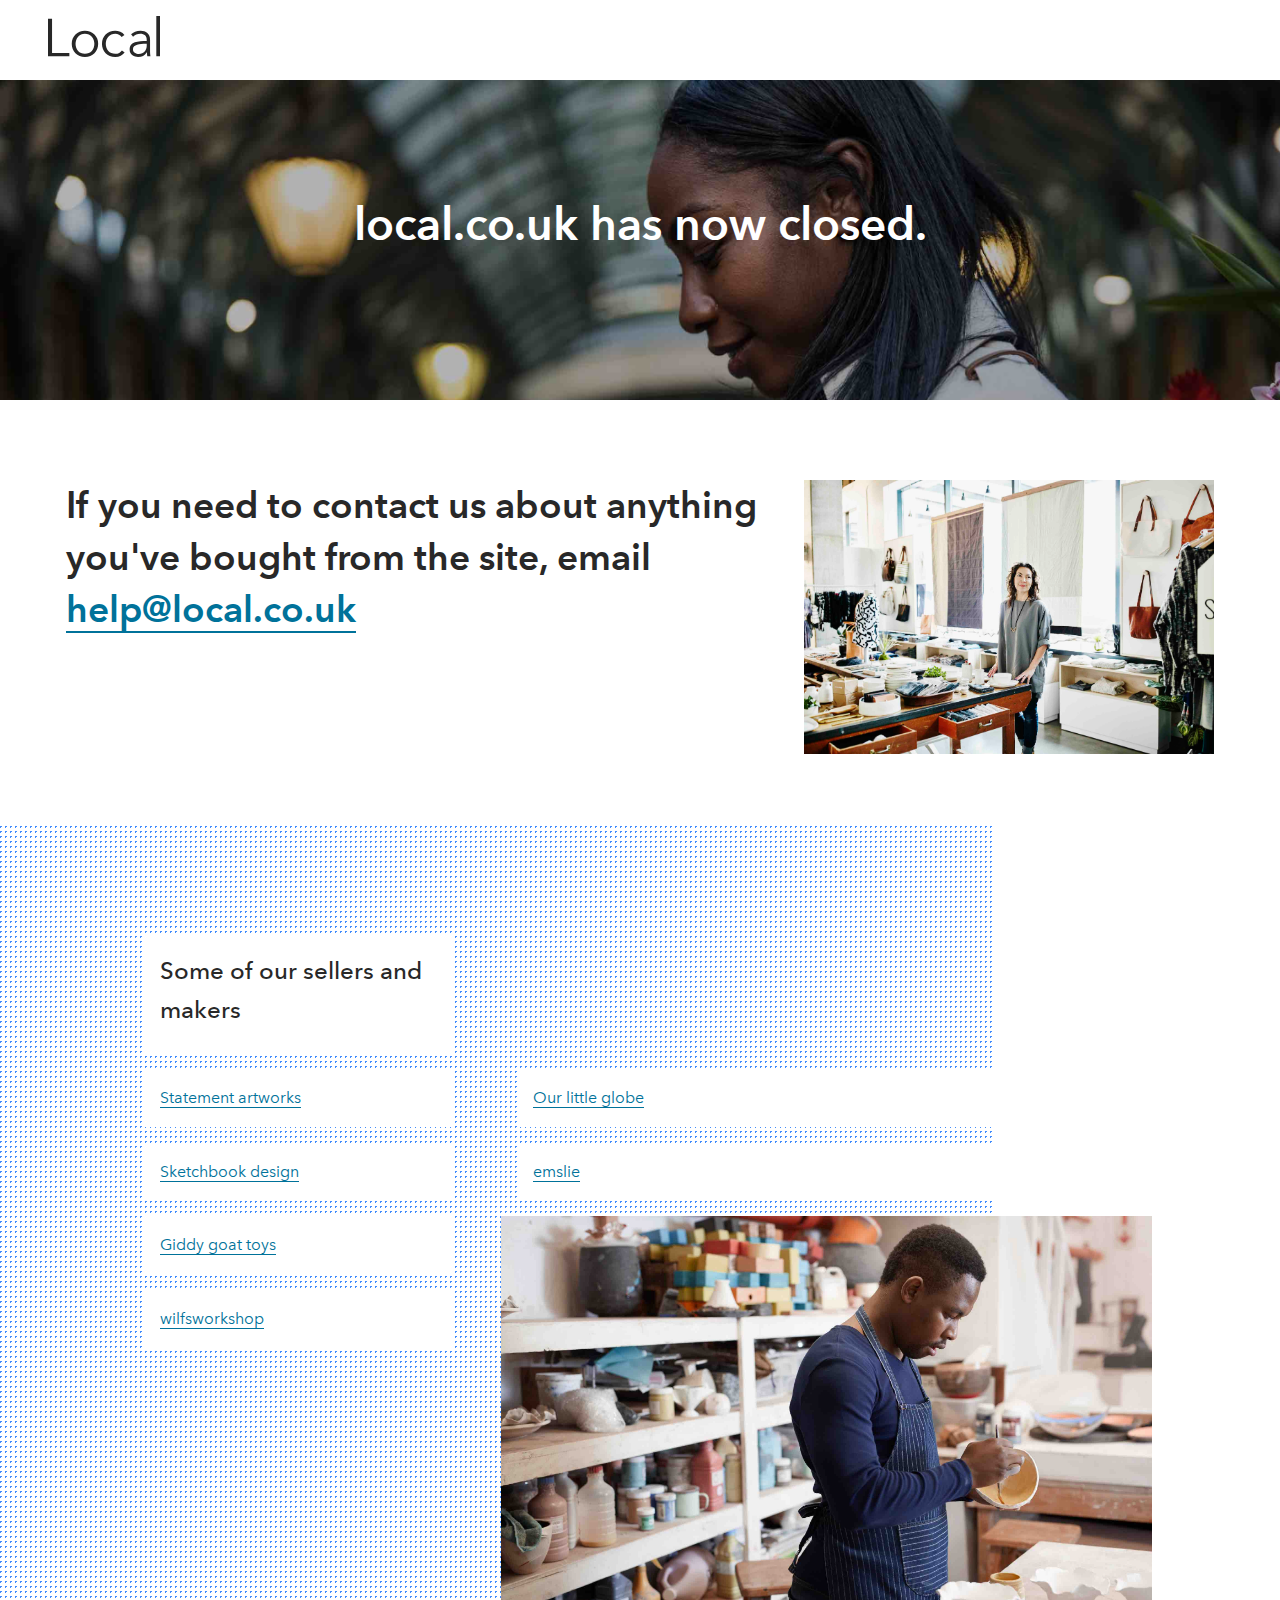
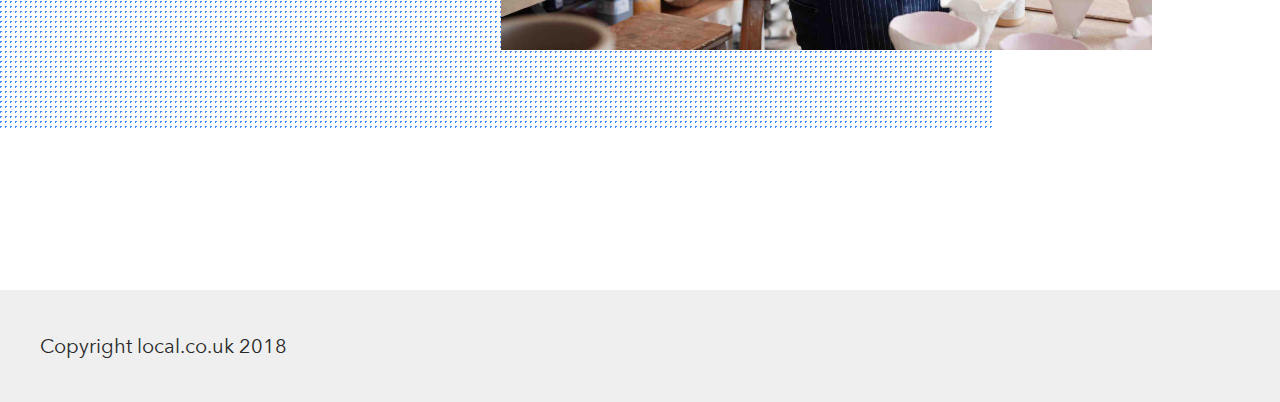
<file: index.html>
<!DOCTYPE html>
<html>

  <head>
    <meta charset="utf-8">
    <meta name="viewport" content="width=device-width,initial-scale=1,shrink-to-fit=no">
    <link rel="stylesheet" href="./styles/coop.css">
    <link rel="stylesheet" href="./styles/main.css">
    <title>Local</title>
  </head>

  <body>
    <header class="large-8">
      <img class="logo" src='../images/logo.svg'/>
    </header>
    <div class="banner">
      <h1>local.co.uk has now closed.</h1>
    </div>
    <div class="body">
      <div class="text-and-image">
        <div class="text">
          <h1>If you need to contact us about anything you've bought from the site, email <a href="mailto:help@local.co.uk">help@local.co.uk</a></h1>
        </div>
        <div>
          <img src="images/table.jpg" alt="woman standing at craft table">
        </div>
      </div>
      <div class="dotted">
        <div class="section--3">
          <div class="text">
            <div class="textbox">
              <label>Some of our sellers and makers</label>
              <!-- <ul>
              </ul> -->
            </div>
          </div>
          <div class="text">
          </div>
          <div class="text">
            <div class="textbox">
              <a target="_blank" noopener noreferrer href="http://www.statementartworks.com/">Statement artworks</a>
            </div>
          </div>
          <div class="text">
            <div class="textbox">
              <a target="_blank" noopener noreferrer href="https://www.ourlittleglobe.co.uk/">Our little globe</a>
            </div>
          </div>
          <div class="text">
            <div class="textbox">
              <a target="_blank" noopener noreferrer href="http://www.sketchbookdesign.co.uk/">Sketchbook design</a>
            </div>
          </div>
          <div class="text">
            <div class="textbox">
              <a target="_blank" noopener noreferrer href="https://www.emslieshop.co.uk/">emslie</a>
            </div>
          </div>
          <div class="text">
            <div class="textbox">
              <a target="_blank" noopener noreferrer href="https://www.giddygoattoys.co.uk/">Giddy goat toys</a>
            </div>
            <div class="textbox">
              <a target="_blank" noopener noreferrer href="https://www.etsy.com/shop/wilfsworkshop">wilfsworkshop</a>
            </div>
          </div>
          <img src="/images/man.jpg" alt="man making pottery">
        </div>
      </div>
    </div>
    <footer>
      Copyright local.co.uk 2018
    </footer>
    <!-- Global site tag (gtag.js) - Google Analytics -->
    <script async src="https://www.googletagmanager.com/gtag/js?id=UA-6247237-88"></script>
    <script>g
    window.dataLayer = window.dataLayer || [];

function gtag() {
  dataLayer.push(arguments);
}
gtag('js', new Date());

gtag('config', 'UA-6247237-83');
</script>
  </body>

</html>
</file>
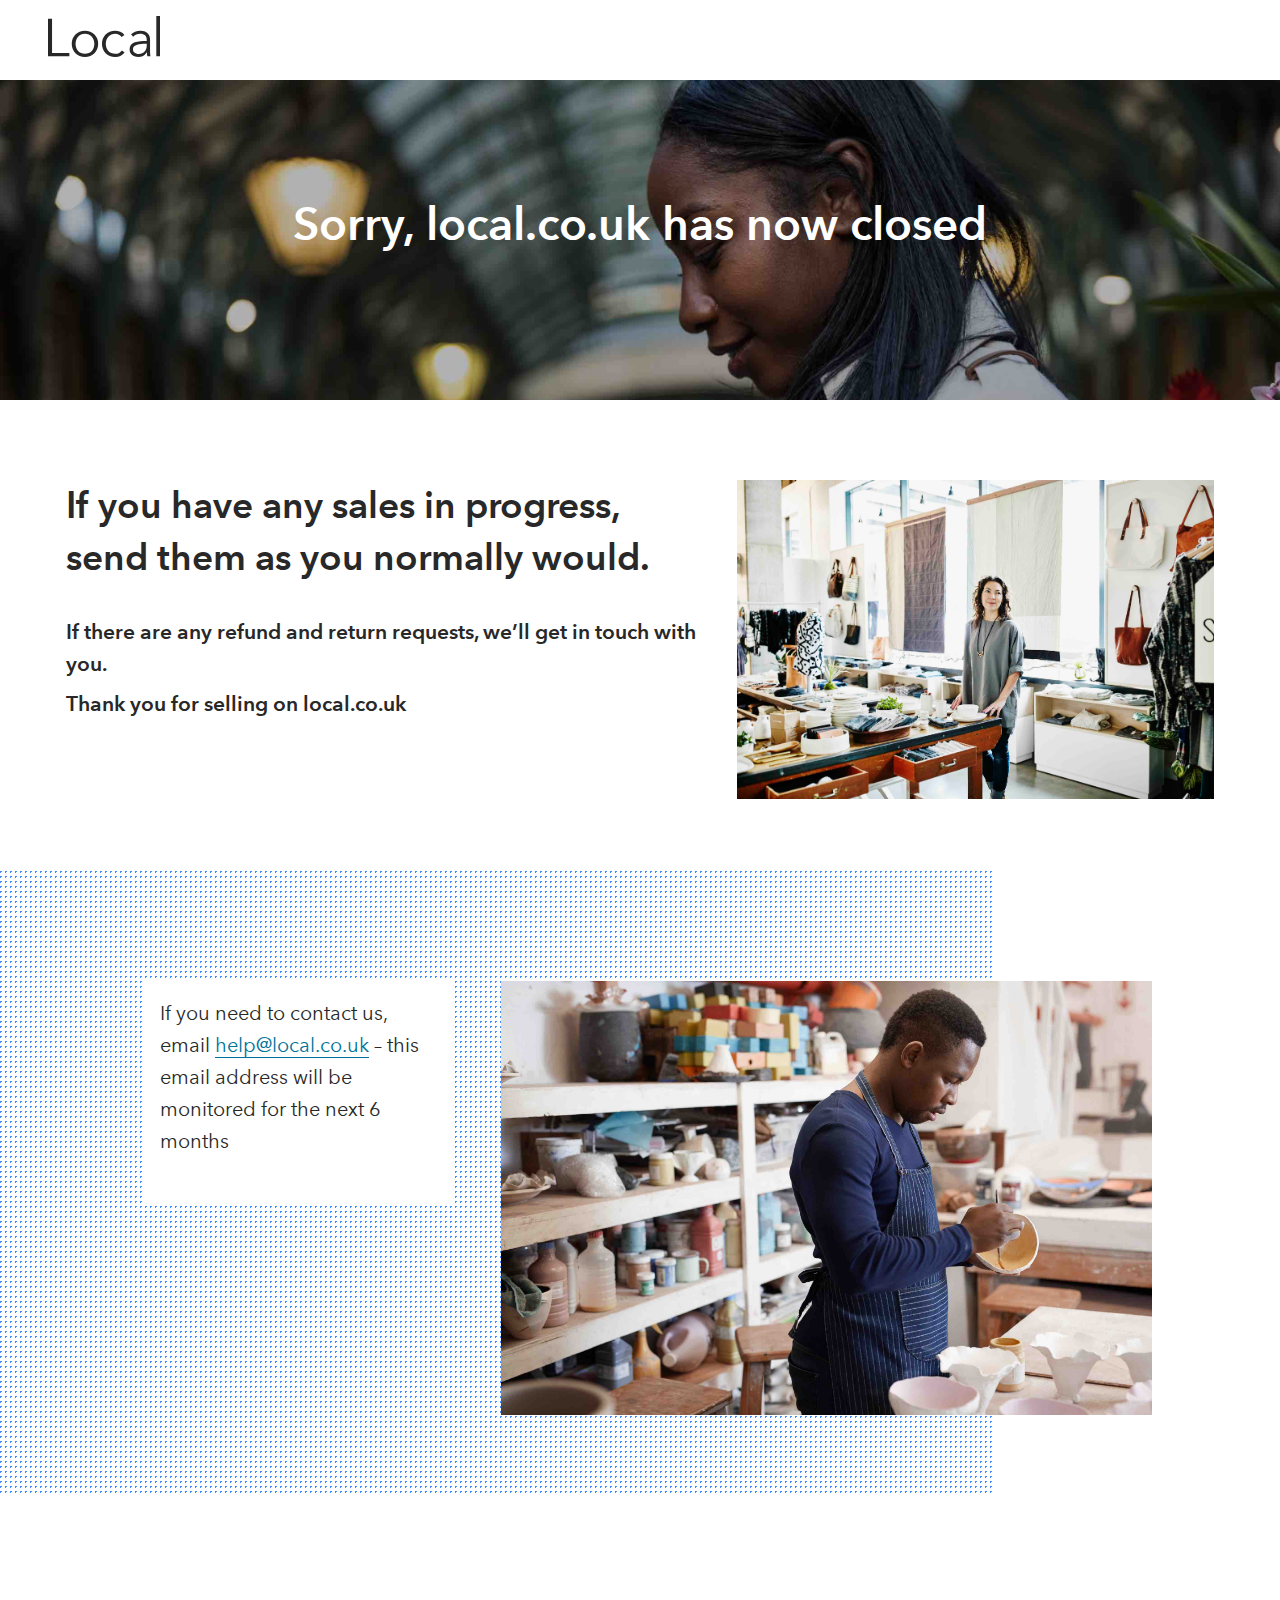
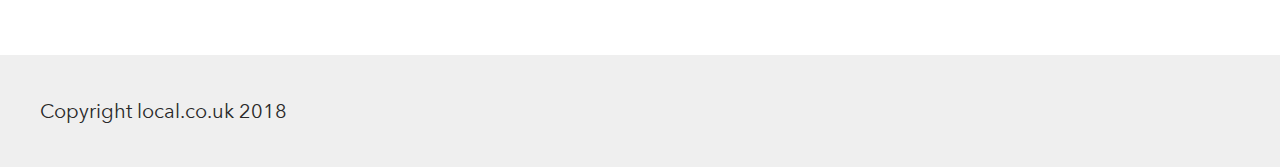
<file: sellers.html>
<!DOCTYPE html>
<html>

  <head>
    <meta charset="utf-8">
    <meta name="viewport" content="width=device-width,initial-scale=1,shrink-to-fit=no">
    <link rel="stylesheet" href="./styles/coop.css">
    <link rel="stylesheet" href="./styles/main.css">
    <title>Local</title>
  </head>

  <body>
    <header class="large-8">
      <img class="logo" src='./images/logo.svg'/>
    </header>
    <div class="banner">
      <h1>Sorry, local.co.uk has now closed</h1>
    </div>
    <div class="body">
      <div class="text-and-image">
        <div class="text">
          <h1>If you have any sales in progress, send them as you normally would.</h1>
            <h2>If there are any refund and return requests, we’ll get in touch with you.</h2>
            <h2>Thank you for selling on local.co.uk</h2>
        </div>
        <div>
          <img src="images/table.jpg" alt="woman standing at craft table">
        </div>
      </div>
      <div class="dotted">
        <div class="section--3">
          <div class="text">
            <div class="textbox">
              <p>If you need to contact us, email <a href="mailto:help@local.co.uk">help@local.co.uk</a>  – this email address will be monitored for the next 6 months</p>
            </div>
          </div>
          <img src="./images/man.jpg" alt="man making pottery">
        </div>
      </div>

    </div>
    <footer>
      Copyright local.co.uk 2018
    </footer>
    <!-- Global site tag (gtag.js) - Google Analytics -->
    <script async src="https://www.googletagmanager.com/gtag/js?id=UA-6247237-88"></script>
    <script>g
    window.dataLayer = window.dataLayer || [];

function gtag() {
  dataLayer.push(arguments);
}
gtag('js', new Date());

gtag('config', 'UA-6247237-83');
</script>
  </body>

</html>
</file>
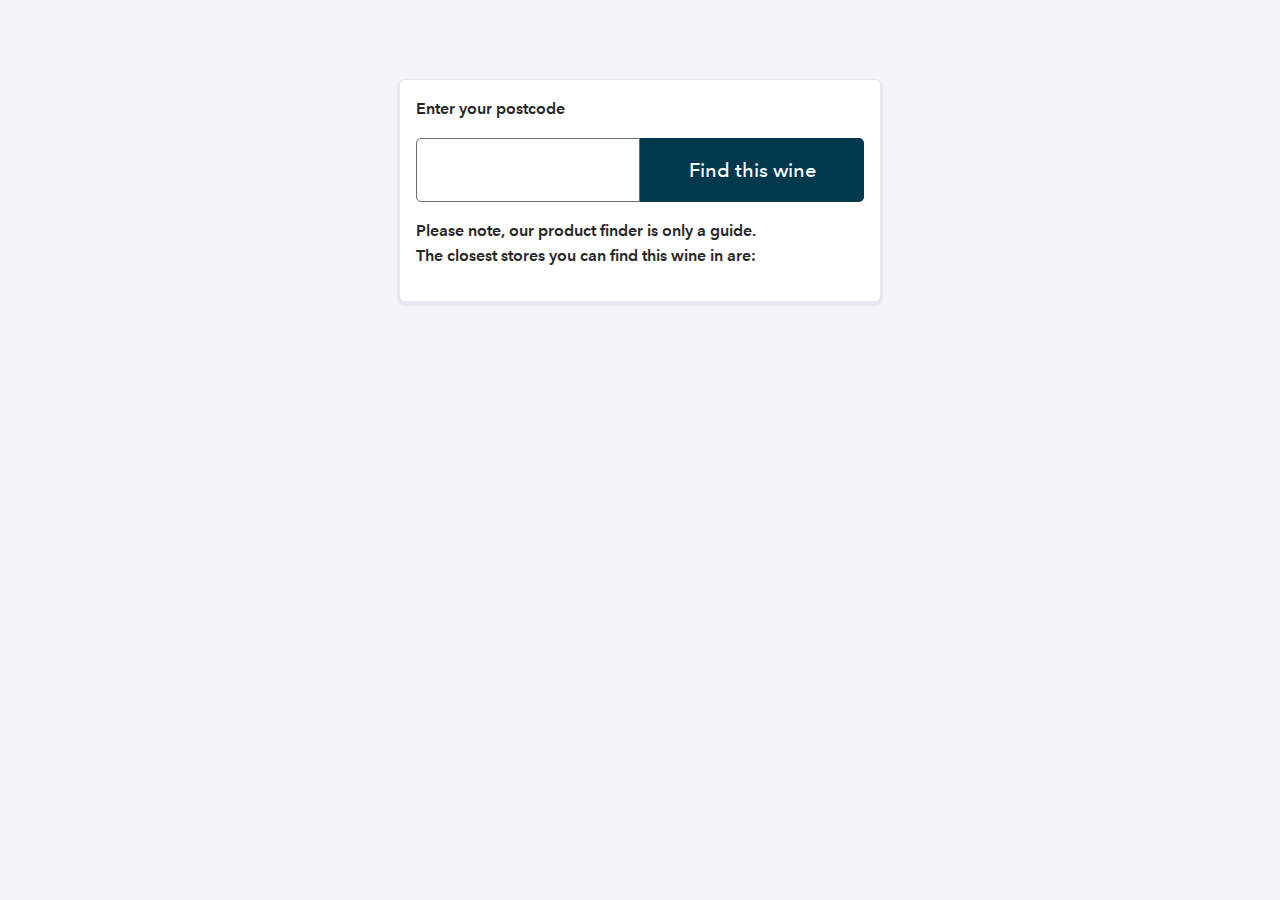
<file: finder/finder.html>
<!DOCTYPE html>
<html>
  <head>
    <meta charset="utf-8">
    <meta name="viewport" content="width=device-width,initial-scale=1,shrink-to-fit=no">
    <link rel="stylesheet" href="../styles/coop.css">
    <link rel="stylesheet" href="./finder.css">
    <title>Finder</title>
  </head>

  <body>
    <div class="finder--container">
      <p class="finder--label">
        Enter your postcode
      </p>
      <div class="finder--input">
        <input type="text" name="postcode" value="">
        <button type="button" name="find" onclick="fetchProductFinderData()">Find this wine</button>
      </div>
      <p class="finder--label">Please note, our product finder is only a guide. <br /> The closest stores you can find this wine in are:</p>
      <div id="finder--results--error" class="finder--results--error">
      </div>
      <ol id="finder--results" class="finder--results">
      </ol>
    </div>
    <script src="./finder.js" charset="utf-8"></script>
  </body>

</html>
</file>
<file: styles/main.css>
header {
  margin: 1em 3em;
}

.banner {
  height: 20em;
  margin: 1em 0;
  width: 100%;
  background-image: url('../images/woman.jpg');
  background-size: cover;
  color: white;
  display: flex;
  justify-content: center;
  align-items: center;
}

.logo {
  max-width: 7em;
  max-height: 3em;
}

footer {
  padding: 2em;
  background-color: #efefef;
  display: flex;
  align-items: center;
  font-size: 1.25em;
}

.text-and-image {
  font-size: 0.8em;
}

@media only screen and (max-width: 768px) {
  .banner h1 {
    text-align: center;
  }
  .text-and-image > .text {
    margin: 2em 1em;
  }

  .phrases {
    margin: 3em 1em;
  }

  .section--3 {
    margin: 1em 0;
    display: table;
  }

  .textbox {
    border: 1px solid #efefef;
    margin: 1em;
    padding: 1em;
  }

  .section--3 .text {
    display: table-footer-group;
  }
}

@media only screen and (min-width: 768px) {
  .text-and-image,
  .phrases {
    margin: 0 2em;
  }
}

@media only screen and (min-width: 768px) {
  body {
    margin: 0 auto;
  }

  .body {
    margin: 5em auto;
    max-width: 1200px;
  }

  .text-and-image {
    display: grid;
    grid-template-columns: auto auto;
    grid-column-gap: 3em;
  }

  .phrases--top {
    margin-bottom: 0;
  }

  .phrases > *:nth-child(1) {
    margin-bottom: 1em;
  }

  .button {
    width: 100%;
    color: black;
    margin: 1em 0;
    background-color: #f2ff30;
  }

  .dotted {
    min-height: 20em;

    background-image: -webkit-repeating-radial-gradient(
      center center,
      rgba(65, 140, 252, 30),
      rgba(65, 140, 252, 30) 1px,
      transparent 1px,
      transparent 100%
    );
    background-image: -moz-repeating-radial-gradient(
      center center,
      rgba(65, 140, 252, 30),
      rgba(65, 140, 252, 30) 1px,
      transparent 1px,
      transparent 100%
    );
    background-image: -ms-repeating-radial-gradient(
      center center,
      rgba(65, 140, 252, 30),
      rgba(65, 140, 252, 30) 1px,
      transparent 1px,
      transparent 100%
    );
    background-image: repeating-radial-gradient(
      center center,
      rgba(65, 140, 252, 30),
      rgba(65, 140, 252, 30) 1px,
      transparent 1px,
      transparent 100%
    );
    -webkit-background-size: 5px 5px;
    -moz-background-size: 5px 5px;
    background-size: 5px 5px;
    position: relative;
    left: -10em;
    margin: 4em auto 10em auto;
    width: 80vw;
    max-width: 1200px;
    padding: 3em 0 5em 0;
  }

  .section--3 {
    display: flex;
    display: grid;
    grid-template-columns: 1fr 2fr;
    grid-column-gap: 3em;
    margin-top: 4em;
    position: relative;
    left: 10em;
  }

  .section--3 .textbox {
    background-color: white;
    padding: 1em;
    margin-bottom: 1em;
    margin-left: 1em;
  }
}

@media only screen and (max-width: 700px) {
  .section--3 {
    display: flex;
    flex-direction: column;
  }
}
</file>
<file: finder/finder.css>
body {
    background: #F2F4F7;
}

.finder--container {
  max-width: 30em;
  margin: 5em auto;
  background-color: white;
  box-shadow: 0px 2px 1px 3px rgba(0,0,0,0.05);
  padding: 1em;
  border-radius: 5px;
}

.finder--label {
  font-family: "AvenirNextLTW01-Demi", "Helvetica Neue";
  font-size: 1em;
}

.finder--input {
  display: flex;
  margin-bottom: 1em;
}

.finder--input input {
  border-top-left-radius: 5px;
  border-bottom-left-radius: 5px;
  width: 50%;
}

.finder--input button {
  border-top-right-radius: 5px;
  border-bottom-right-radius: 5px;
  border-top-left-radius: 0;
  border-bottom-left-radius: 0;
  box-shadow: 0 0 0 0;
  width: 50%;
  background-color: #00394E;
  color: white;
}

.finder--results {
  font-size: 1rem;
  padding: 0 1em;
  margin: 1em 0;
}

.finder--results--error {
  color: red;
  font-family: "AvenirNextLTW01-Medium";
}

.results--item {
  margin-bottom: 1em;
}

.results--item > * {
  width: 100%;
}

.results-item--store-details {
  display: flex;
  justify-content: space-between;
}

.results-item--store-name {
  font-family: "AvenirNextLTW01-Medium";
}

.results-item--store-link-container {
  display: flex;
  justify-content: flex-end;
}

.results-item--store-link {
  color: #282828;
  border-bottom: 0;
  text-decoration: underline;
  font-size: 1rem;
  font-family: "AvenirNextLTW01-Medium";
}

.results-item--store-link:focus, .results-item--store-link:active {
  outline: 4px solid #00394E;
}
</file>
